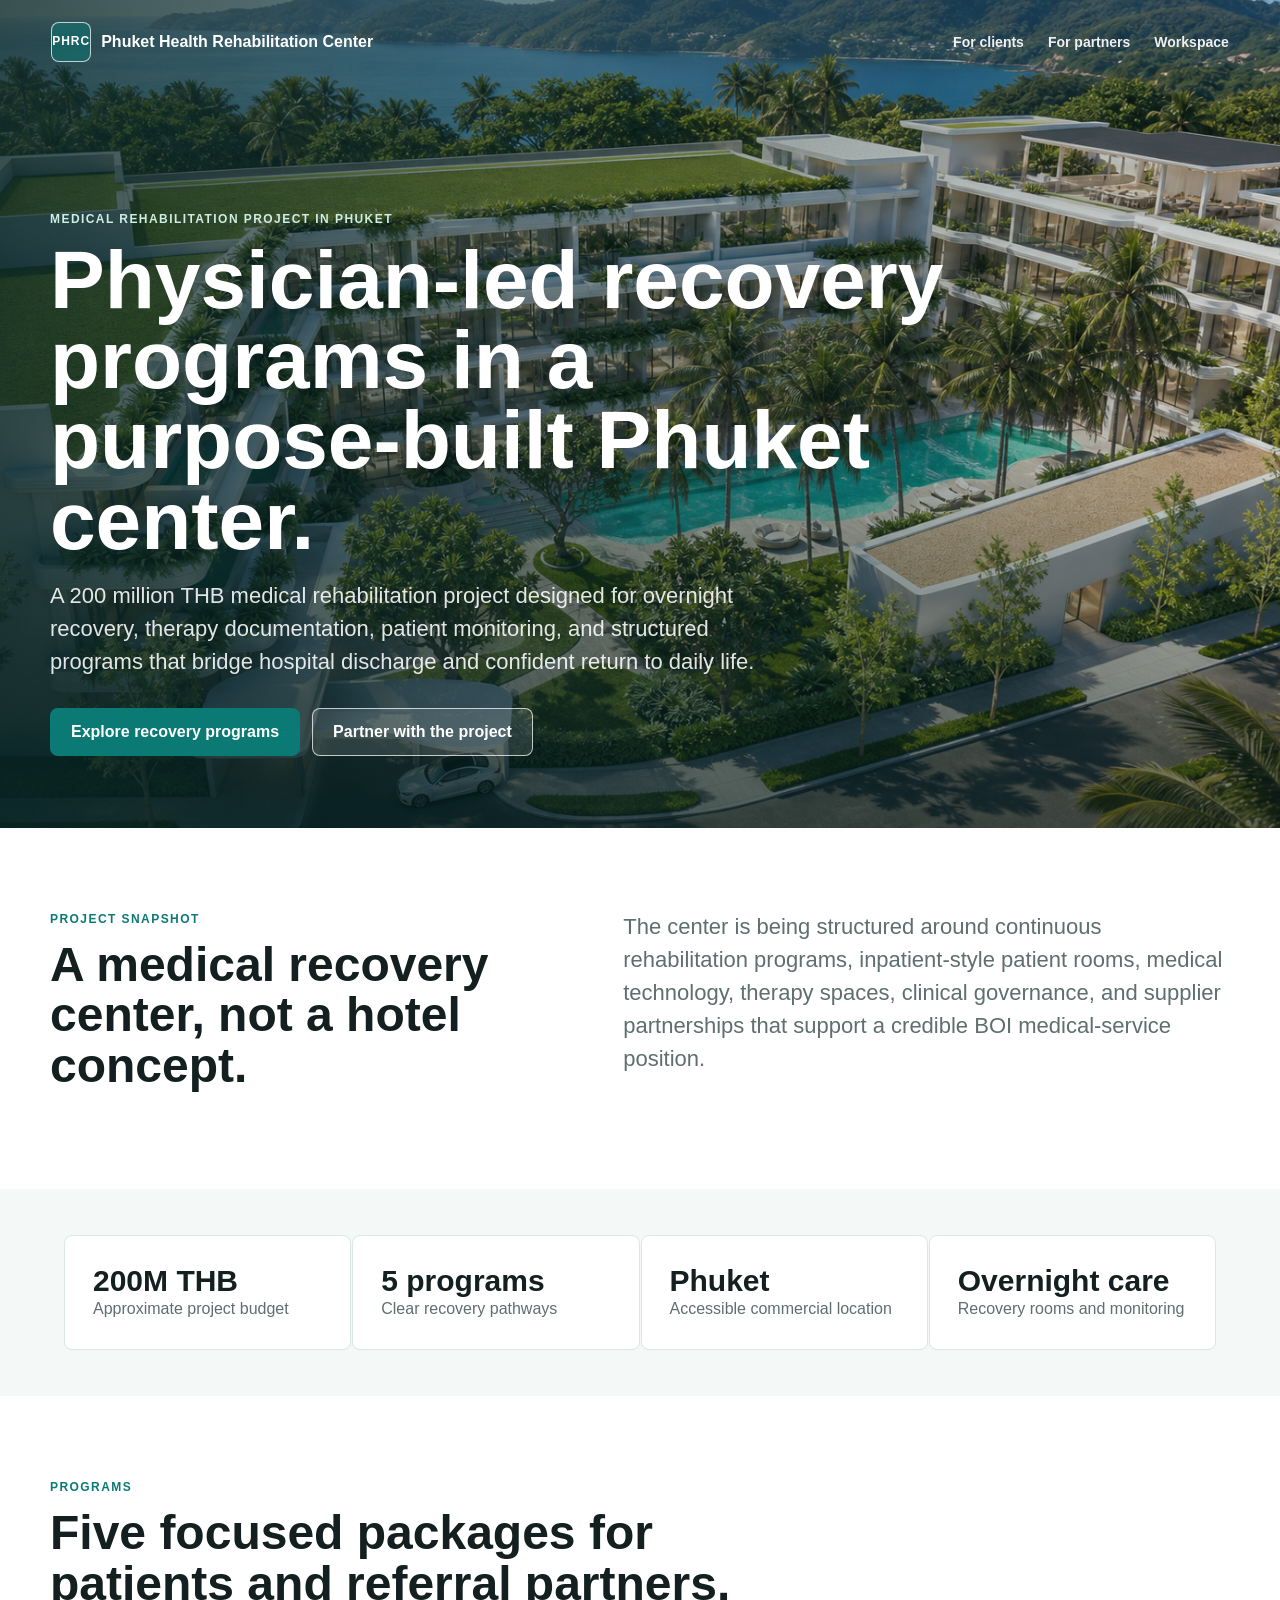
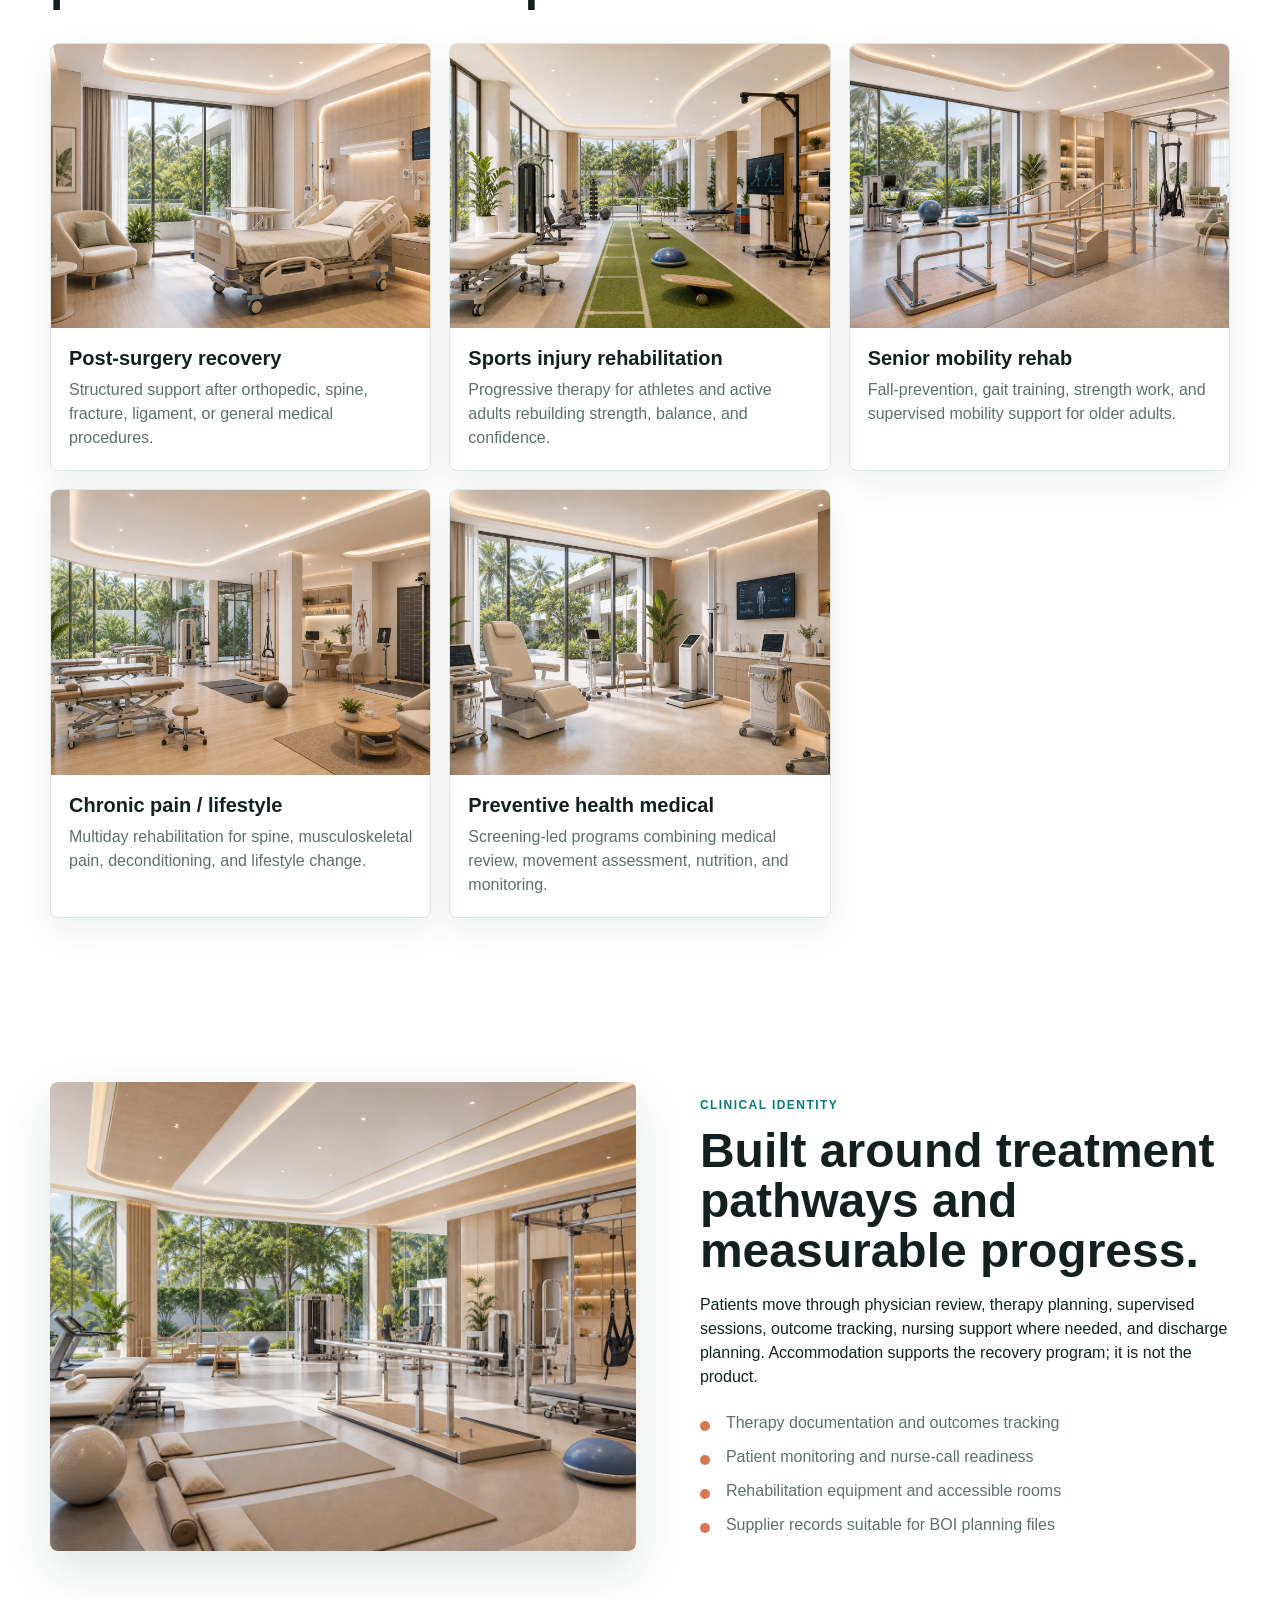
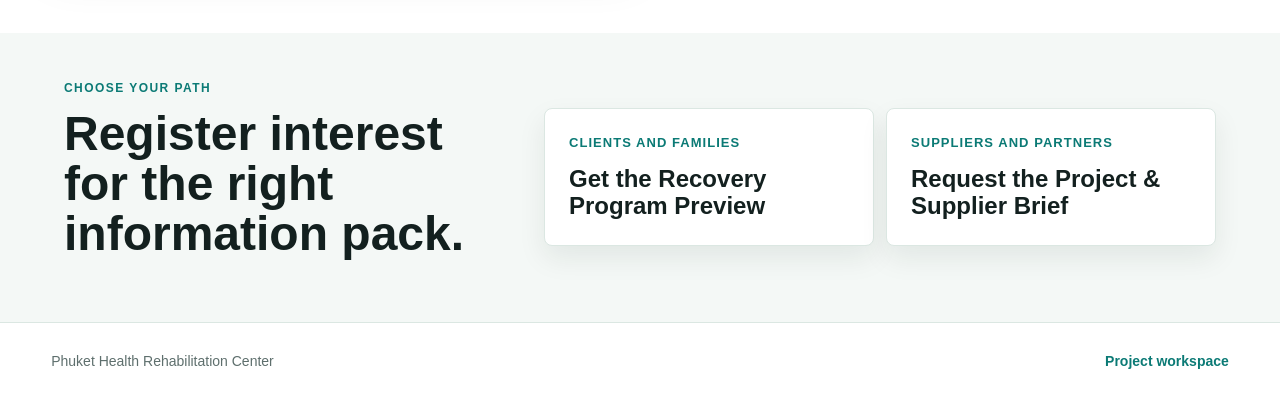
<file: landing/index.html>
<!doctype html>
<html lang="en">
<head>
  <meta charset="utf-8">
  <meta name="viewport" content="width=device-width, initial-scale=1">
  <title>Phuket Health Rehabilitation Center</title>
  <meta name="description" content="A physician-led medical rehabilitation center project in Phuket for post-surgery recovery, sports injury rehab, senior mobility, chronic pain, and preventive health programs.">
  <link rel="icon" href="data:image/svg+xml,%3Csvg xmlns='http://www.w3.org/2000/svg' viewBox='0 0 32 32'%3E%3Crect width='32' height='32' rx='6' fill='%230b7a75'/%3E%3Ctext x='16' y='22' font-family='Arial,sans-serif' font-size='17' font-weight='700' text-anchor='middle' fill='white'%3EP%3C/text%3E%3C/svg%3E">
  <link rel="stylesheet" href="assets/landing.css">
</head>
<body>
  <header class="site-header">
    <a class="brand" href="./" aria-label="Phuket Health Rehabilitation Center home">
      <span class="brand-mark">PHRC</span>
      <span>Phuket Health Rehabilitation Center</span>
    </a>
    <nav class="site-nav" aria-label="Primary navigation">
      <a href="clients.html">For clients</a>
      <a href="partners.html">For partners</a>
      <a href="../">Workspace</a>
    </nav>
  </header>

  <main>
    <section class="hero hero-home">
      <div class="hero-shade"></div>
      <div class="hero-content">
        <p class="eyebrow">Medical rehabilitation project in Phuket</p>
        <h1>Physician-led recovery programs in a purpose-built Phuket center.</h1>
        <p class="hero-copy">A 200 million THB medical rehabilitation project designed for overnight recovery, therapy documentation, patient monitoring, and structured programs that bridge hospital discharge and confident return to daily life.</p>
        <div class="hero-actions">
          <a class="button primary" href="clients.html">Explore recovery programs</a>
          <a class="button secondary" href="partners.html">Partner with the project</a>
        </div>
      </div>
    </section>

    <section class="section split">
      <div>
        <p class="section-kicker">Project snapshot</p>
        <h2>A medical recovery center, not a hotel concept.</h2>
      </div>
      <div class="lead-text">
        <p>The center is being structured around continuous rehabilitation programs, inpatient-style patient rooms, medical technology, therapy spaces, clinical governance, and supplier partnerships that support a credible BOI medical-service position.</p>
      </div>
    </section>

    <section class="section stats-band" aria-label="Project highlights">
      <div>
        <strong>200M THB</strong>
        <span>Approximate project budget</span>
      </div>
      <div>
        <strong>5 programs</strong>
        <span>Clear recovery pathways</span>
      </div>
      <div>
        <strong>Phuket</strong>
        <span>Accessible commercial location</span>
      </div>
      <div>
        <strong>Overnight care</strong>
        <span>Recovery rooms and monitoring</span>
      </div>
    </section>

    <section class="section">
      <div class="section-heading">
        <p class="section-kicker">Programs</p>
        <h2>Five focused packages for patients and referral partners.</h2>
      </div>
      <div class="program-grid">
        <article class="program-card">
          <img src="assets/landing-images/recovery-room.png" alt="Premium post-surgery recovery room">
          <h3>Post-surgery recovery</h3>
          <p>Structured support after orthopedic, spine, fracture, ligament, or general medical procedures.</p>
        </article>
        <article class="program-card">
          <img src="assets/landing-images/sports-rehab.png" alt="Sports injury rehabilitation area">
          <h3>Sports injury rehabilitation</h3>
          <p>Progressive therapy for athletes and active adults rebuilding strength, balance, and confidence.</p>
        </article>
        <article class="program-card">
          <img src="assets/landing-images/senior-mobility.png" alt="Senior mobility rehabilitation room">
          <h3>Senior mobility rehab</h3>
          <p>Fall-prevention, gait training, strength work, and supervised mobility support for older adults.</p>
        </article>
        <article class="program-card">
          <img src="assets/landing-images/chronic-pain-therapy.png" alt="Chronic pain therapy space">
          <h3>Chronic pain / lifestyle</h3>
          <p>Multiday rehabilitation for spine, musculoskeletal pain, deconditioning, and lifestyle change.</p>
        </article>
        <article class="program-card">
          <img src="assets/landing-images/preventive-screening.png" alt="Preventive health screening room">
          <h3>Preventive health medical</h3>
          <p>Screening-led programs combining medical review, movement assessment, nutrition, and monitoring.</p>
        </article>
      </div>
    </section>

    <section class="section visual-feature">
      <img src="assets/landing-images/physiotherapy-gym.png" alt="Premium physiotherapy gym">
      <div>
        <p class="section-kicker">Clinical identity</p>
        <h2>Built around treatment pathways and measurable progress.</h2>
        <p>Patients move through physician review, therapy planning, supervised sessions, outcome tracking, nursing support where needed, and discharge planning. Accommodation supports the recovery program; it is not the product.</p>
        <ul class="check-list">
          <li>Therapy documentation and outcomes tracking</li>
          <li>Patient monitoring and nurse-call readiness</li>
          <li>Rehabilitation equipment and accessible rooms</li>
          <li>Supplier records suitable for BOI planning files</li>
        </ul>
      </div>
    </section>

    <section class="section cta-band">
      <div>
        <p class="section-kicker">Choose your path</p>
        <h2>Register interest for the right information pack.</h2>
      </div>
      <div class="cta-grid">
        <a class="path-card" href="clients.html">
          <span>Clients and families</span>
          <strong>Get the Recovery Program Preview</strong>
        </a>
        <a class="path-card" href="partners.html">
          <span>Suppliers and partners</span>
          <strong>Request the Project & Supplier Brief</strong>
        </a>
      </div>
    </section>
  </main>

  <footer class="site-footer">
    <span>Phuket Health Rehabilitation Center</span>
    <a href="../">Project workspace</a>
  </footer>
</body>
</html>
</file>
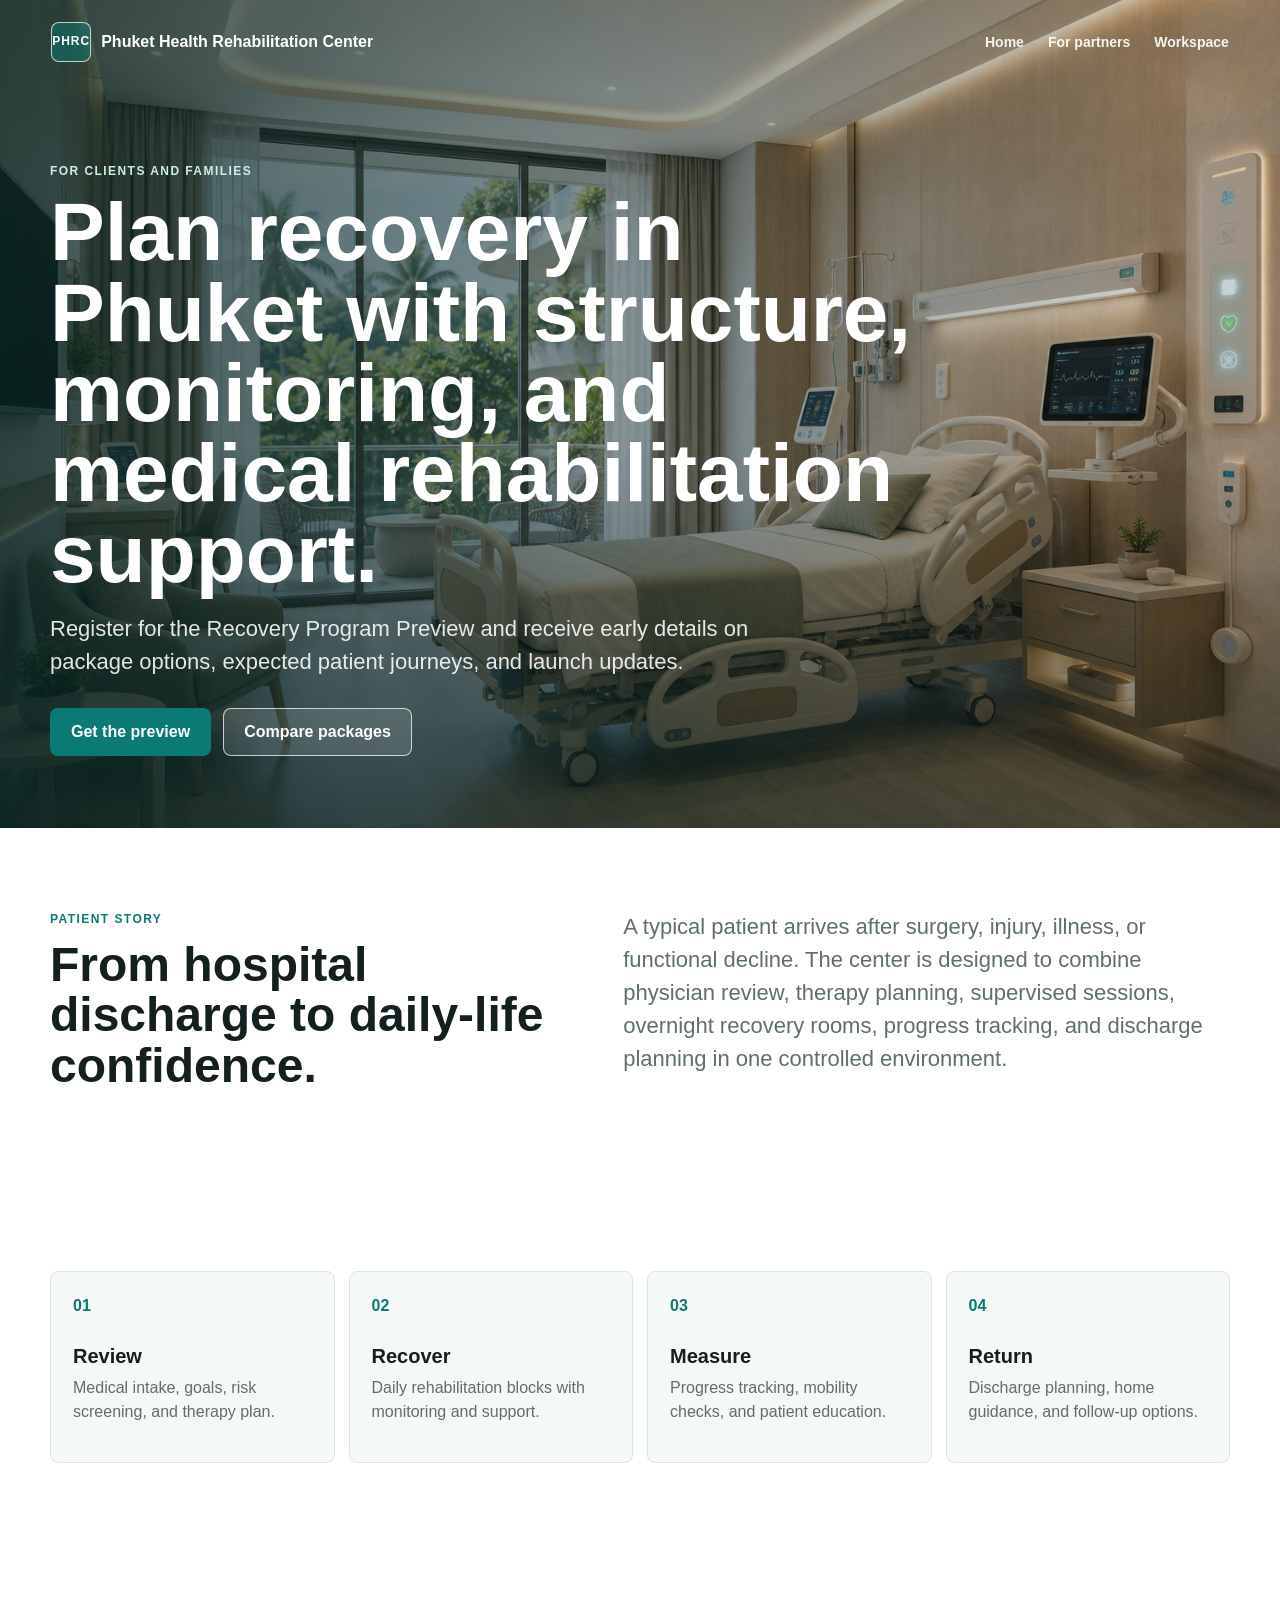
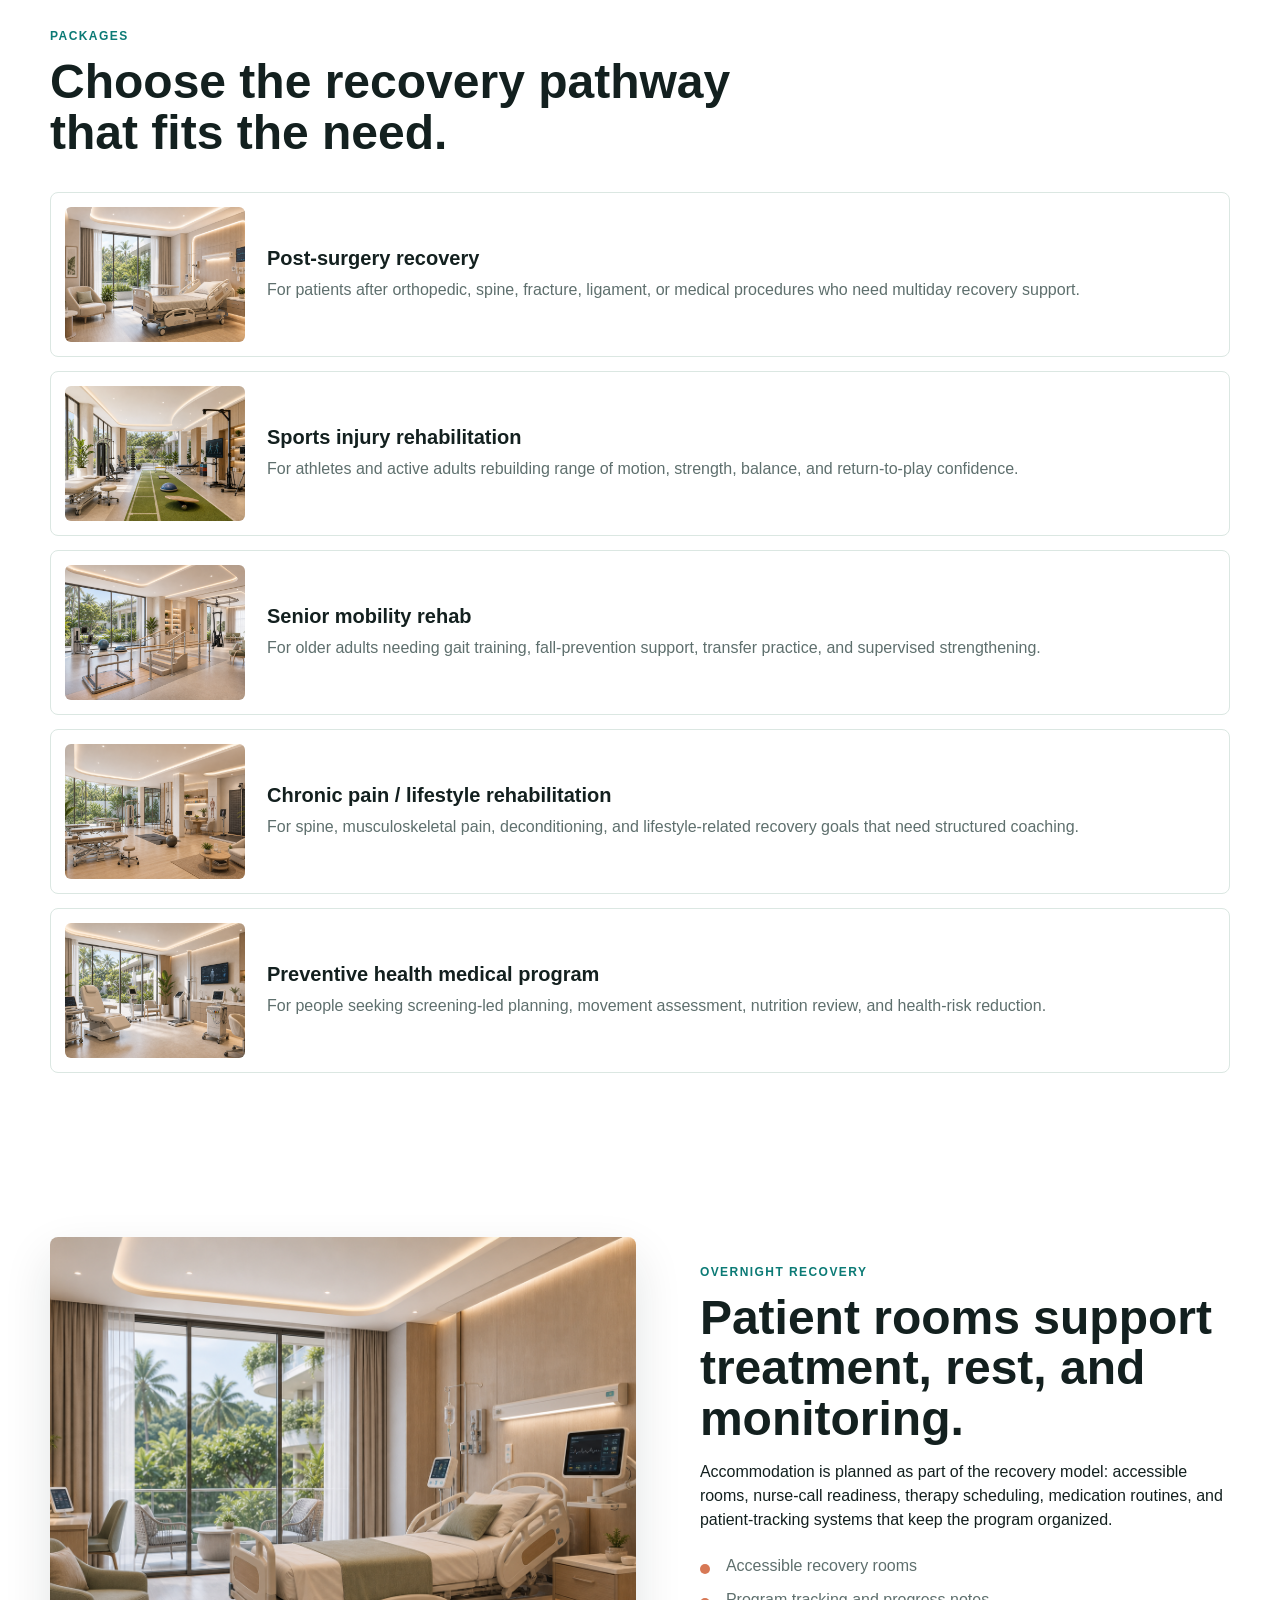
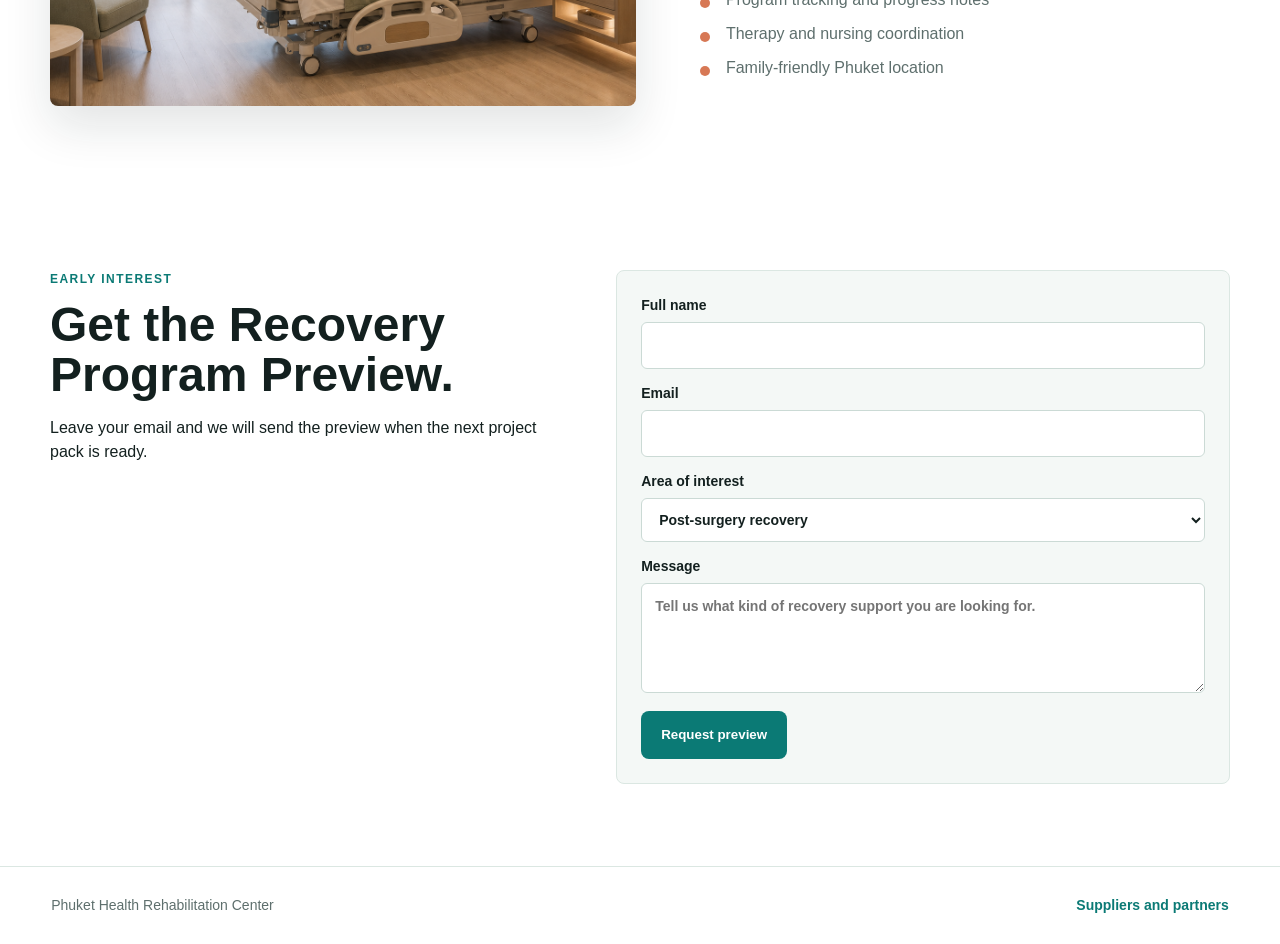
<file: landing/clients.html>
<!doctype html>
<html lang="en">
<head>
  <meta charset="utf-8">
  <meta name="viewport" content="width=device-width, initial-scale=1">
  <title>Recovery Programs | Phuket Health Rehabilitation Center</title>
  <meta name="description" content="Register interest in structured medical rehabilitation programs in Phuket.">
  <link rel="stylesheet" href="assets/landing.css">
</head>
<body>
  <header class="site-header">
    <a class="brand" href="./" aria-label="Phuket Health Rehabilitation Center home">
      <span class="brand-mark">PHRC</span>
      <span>Phuket Health Rehabilitation Center</span>
    </a>
    <nav class="site-nav" aria-label="Primary navigation">
      <a href="./">Home</a>
      <a href="partners.html">For partners</a>
      <a href="../">Workspace</a>
    </nav>
  </header>

  <main>
    <section class="hero hero-clients">
      <div class="hero-shade"></div>
      <div class="hero-content">
        <p class="eyebrow">For clients and families</p>
        <h1>Plan recovery in Phuket with structure, monitoring, and medical rehabilitation support.</h1>
        <p class="hero-copy">Register for the Recovery Program Preview and receive early details on package options, expected patient journeys, and launch updates.</p>
        <div class="hero-actions">
          <a class="button primary" href="#interest">Get the preview</a>
          <a class="button secondary" href="#packages">Compare packages</a>
        </div>
      </div>
    </section>

    <section class="section split">
      <div>
        <p class="section-kicker">Patient story</p>
        <h2>From hospital discharge to daily-life confidence.</h2>
      </div>
      <div class="lead-text">
        <p>A typical patient arrives after surgery, injury, illness, or functional decline. The center is designed to combine physician review, therapy planning, supervised sessions, overnight recovery rooms, progress tracking, and discharge planning in one controlled environment.</p>
      </div>
    </section>

    <section class="section journey">
      <div class="journey-step">
        <span>01</span>
        <h3>Review</h3>
        <p>Medical intake, goals, risk screening, and therapy plan.</p>
      </div>
      <div class="journey-step">
        <span>02</span>
        <h3>Recover</h3>
        <p>Daily rehabilitation blocks with monitoring and support.</p>
      </div>
      <div class="journey-step">
        <span>03</span>
        <h3>Measure</h3>
        <p>Progress tracking, mobility checks, and patient education.</p>
      </div>
      <div class="journey-step">
        <span>04</span>
        <h3>Return</h3>
        <p>Discharge planning, home guidance, and follow-up options.</p>
      </div>
    </section>

    <section class="section" id="packages">
      <div class="section-heading">
        <p class="section-kicker">Packages</p>
        <h2>Choose the recovery pathway that fits the need.</h2>
      </div>
      <div class="package-list">
        <article>
          <img src="assets/landing-images/recovery-room.png" alt="Post-surgery recovery room">
          <div>
            <h3>Post-surgery recovery</h3>
            <p>For patients after orthopedic, spine, fracture, ligament, or medical procedures who need multiday recovery support.</p>
          </div>
        </article>
        <article>
          <img src="assets/landing-images/sports-rehab.png" alt="Sports injury rehabilitation room">
          <div>
            <h3>Sports injury rehabilitation</h3>
            <p>For athletes and active adults rebuilding range of motion, strength, balance, and return-to-play confidence.</p>
          </div>
        </article>
        <article>
          <img src="assets/landing-images/senior-mobility.png" alt="Senior mobility training room">
          <div>
            <h3>Senior mobility rehab</h3>
            <p>For older adults needing gait training, fall-prevention support, transfer practice, and supervised strengthening.</p>
          </div>
        </article>
        <article>
          <img src="assets/landing-images/chronic-pain-therapy.png" alt="Chronic pain rehabilitation space">
          <div>
            <h3>Chronic pain / lifestyle rehabilitation</h3>
            <p>For spine, musculoskeletal pain, deconditioning, and lifestyle-related recovery goals that need structured coaching.</p>
          </div>
        </article>
        <article>
          <img src="assets/landing-images/preventive-screening.png" alt="Preventive health screening room">
          <div>
            <h3>Preventive health medical program</h3>
            <p>For people seeking screening-led planning, movement assessment, nutrition review, and health-risk reduction.</p>
          </div>
        </article>
      </div>
    </section>

    <section class="section visual-feature">
      <img src="assets/landing-images/accommodation-tracking.png" alt="Patient room with monitoring technology">
      <div>
        <p class="section-kicker">Overnight recovery</p>
        <h2>Patient rooms support treatment, rest, and monitoring.</h2>
        <p>Accommodation is planned as part of the recovery model: accessible rooms, nurse-call readiness, therapy scheduling, medication routines, and patient-tracking systems that keep the program organized.</p>
        <ul class="check-list">
          <li>Accessible recovery rooms</li>
          <li>Program tracking and progress notes</li>
          <li>Therapy and nursing coordination</li>
          <li>Family-friendly Phuket location</li>
        </ul>
      </div>
    </section>

    <section class="section form-section" id="interest">
      <div>
        <p class="section-kicker">Early interest</p>
        <h2>Get the Recovery Program Preview.</h2>
        <p>Leave your email and we will send the preview when the next project pack is ready.</p>
      </div>
      <form class="lead-form" action="https://formspree.io/f/YOUR_CLIENT_FORM_ID" method="POST">
        <input type="hidden" name="audience" value="client">
        <input type="hidden" name="_subject" value="Client interest - Phuket Health Rehabilitation Center">
        <label>
          Full name
          <input name="name" autocomplete="name" required>
        </label>
        <label>
          Email
          <input type="email" name="email" autocomplete="email" required>
        </label>
        <label>
          Area of interest
          <select name="interest">
            <option>Post-surgery recovery</option>
            <option>Sports injury rehabilitation</option>
            <option>Senior mobility rehab</option>
            <option>Chronic pain / lifestyle program</option>
            <option>Preventive health medical program</option>
            <option>General project updates</option>
          </select>
        </label>
        <label>
          Message
          <textarea name="message" rows="4" placeholder="Tell us what kind of recovery support you are looking for."></textarea>
        </label>
        <button class="button primary" type="submit">Request preview</button>
      </form>
    </section>
  </main>

  <footer class="site-footer">
    <span>Phuket Health Rehabilitation Center</span>
    <a href="partners.html">Suppliers and partners</a>
  </footer>
</body>
</html>
</file>
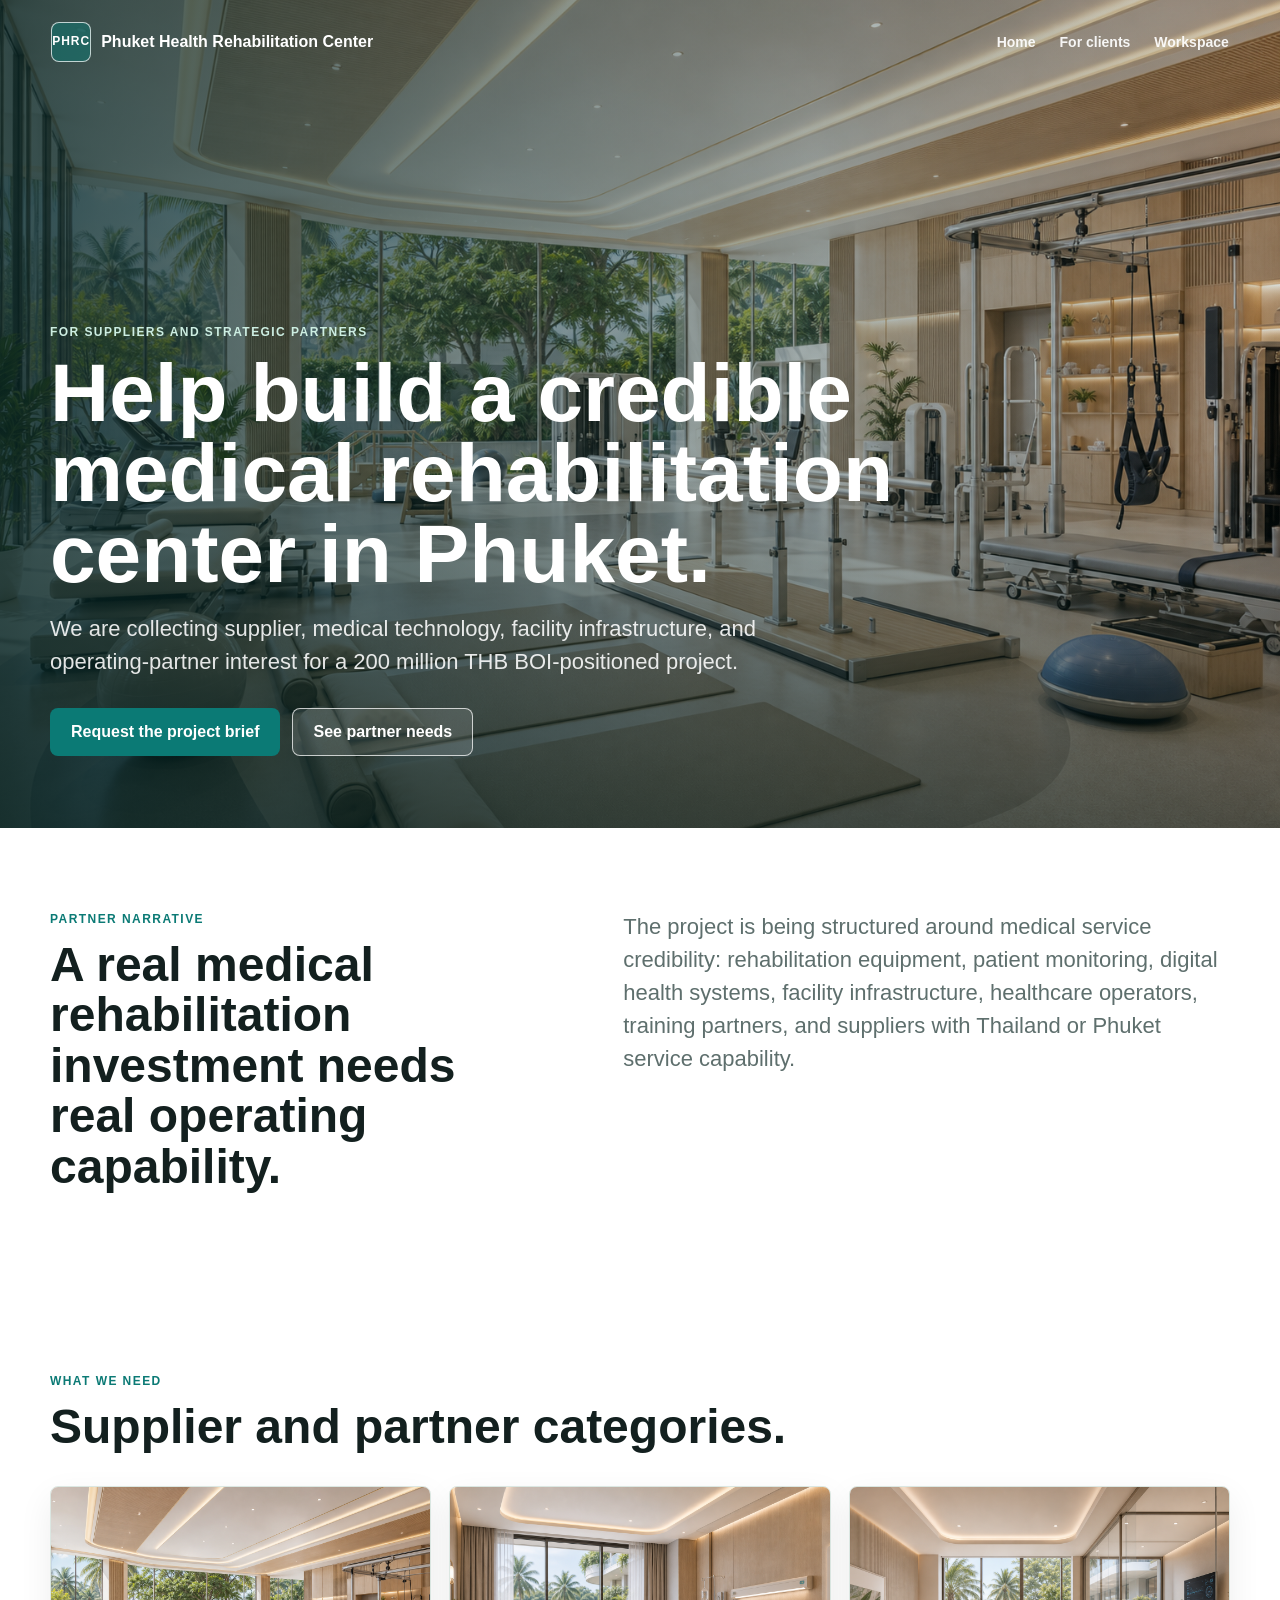
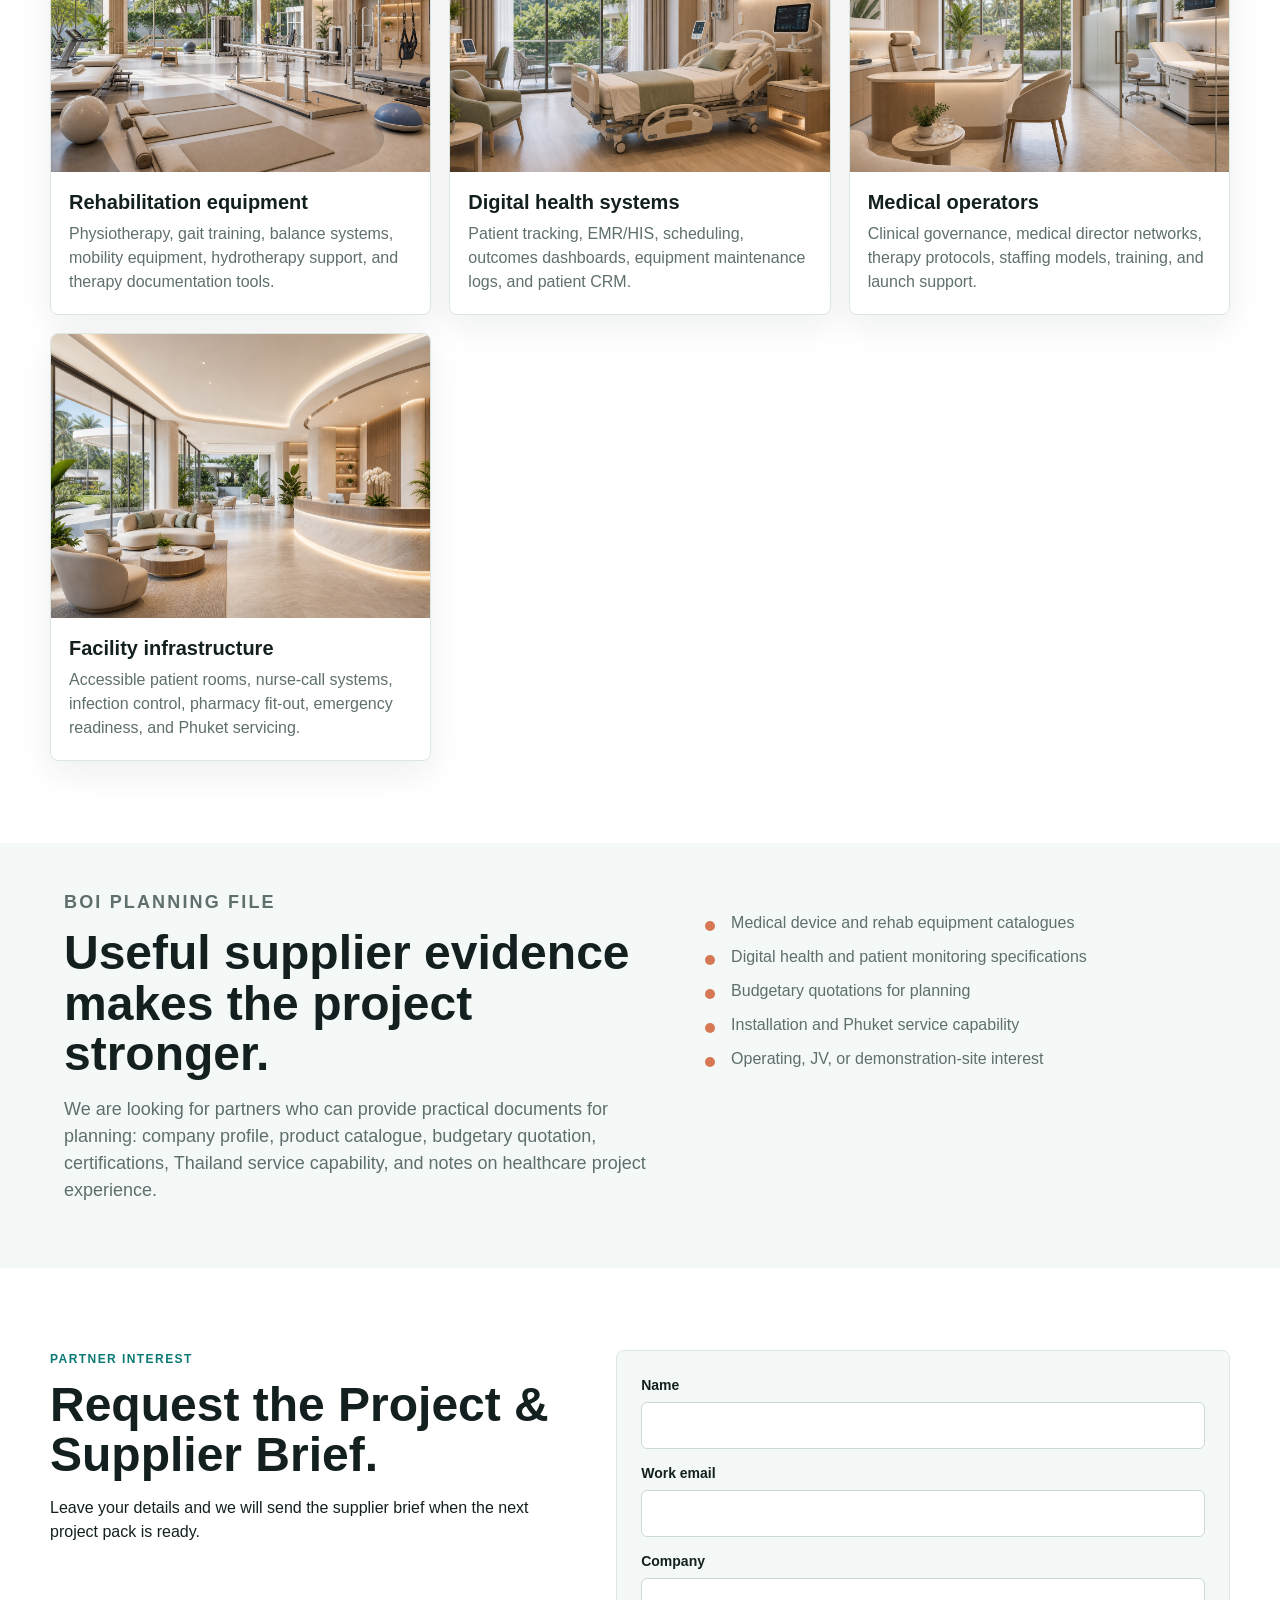
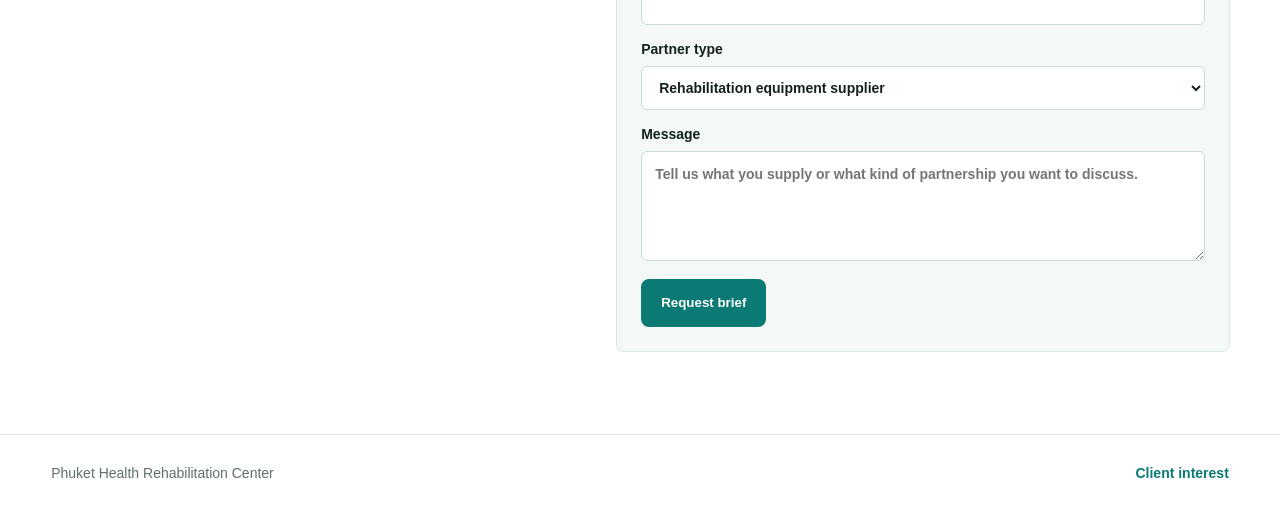
<file: landing/partners.html>
<!doctype html>
<html lang="en">
<head>
  <meta charset="utf-8">
  <meta name="viewport" content="width=device-width, initial-scale=1">
  <title>Partners & Suppliers | Phuket Health Rehabilitation Center</title>
  <meta name="description" content="Register interest as a supplier, operator, technology vendor, or strategic partner for a Phuket medical rehabilitation center project.">
  <link rel="stylesheet" href="assets/landing.css">
</head>
<body>
  <header class="site-header">
    <a class="brand" href="./" aria-label="Phuket Health Rehabilitation Center home">
      <span class="brand-mark">PHRC</span>
      <span>Phuket Health Rehabilitation Center</span>
    </a>
    <nav class="site-nav" aria-label="Primary navigation">
      <a href="./">Home</a>
      <a href="clients.html">For clients</a>
      <a href="../">Workspace</a>
    </nav>
  </header>

  <main>
    <section class="hero hero-partners">
      <div class="hero-shade"></div>
      <div class="hero-content">
        <p class="eyebrow">For suppliers and strategic partners</p>
        <h1>Help build a credible medical rehabilitation center in Phuket.</h1>
        <p class="hero-copy">We are collecting supplier, medical technology, facility infrastructure, and operating-partner interest for a 200 million THB BOI-positioned project.</p>
        <div class="hero-actions">
          <a class="button primary" href="#supplier-interest">Request the project brief</a>
          <a class="button secondary" href="#needs">See partner needs</a>
        </div>
      </div>
    </section>

    <section class="section split">
      <div>
        <p class="section-kicker">Partner narrative</p>
        <h2>A real medical rehabilitation investment needs real operating capability.</h2>
      </div>
      <div class="lead-text">
        <p>The project is being structured around medical service credibility: rehabilitation equipment, patient monitoring, digital health systems, facility infrastructure, healthcare operators, training partners, and suppliers with Thailand or Phuket service capability.</p>
      </div>
    </section>

    <section class="section" id="needs">
      <div class="section-heading">
        <p class="section-kicker">What we need</p>
        <h2>Supplier and partner categories.</h2>
      </div>
      <div class="need-grid">
        <article>
          <img src="assets/landing-images/physiotherapy-gym.png" alt="Rehabilitation equipment area">
          <h3>Rehabilitation equipment</h3>
          <p>Physiotherapy, gait training, balance systems, mobility equipment, hydrotherapy support, and therapy documentation tools.</p>
        </article>
        <article>
          <img src="assets/landing-images/accommodation-tracking.png" alt="Patient monitoring technology">
          <h3>Digital health systems</h3>
          <p>Patient tracking, EMR/HIS, scheduling, outcomes dashboards, equipment maintenance logs, and patient CRM.</p>
        </article>
        <article>
          <img src="assets/landing-images/consultation-room.png" alt="Medical consultation room">
          <h3>Medical operators</h3>
          <p>Clinical governance, medical director networks, therapy protocols, staffing models, training, and launch support.</p>
        </article>
        <article>
          <img src="assets/landing-images/reception-lobby.png" alt="Healthcare facility lobby">
          <h3>Facility infrastructure</h3>
          <p>Accessible patient rooms, nurse-call systems, infection control, pharmacy fit-out, emergency readiness, and Phuket servicing.</p>
        </article>
      </div>
    </section>

    <section class="section supplier-proof">
      <div>
        <p class="section-kicker">BOI planning file</p>
        <h2>Useful supplier evidence makes the project stronger.</h2>
        <p>We are looking for partners who can provide practical documents for planning: company profile, product catalogue, budgetary quotation, certifications, Thailand service capability, and notes on healthcare project experience.</p>
      </div>
      <ul class="evidence-list">
        <li>Medical device and rehab equipment catalogues</li>
        <li>Digital health and patient monitoring specifications</li>
        <li>Budgetary quotations for planning</li>
        <li>Installation and Phuket service capability</li>
        <li>Operating, JV, or demonstration-site interest</li>
      </ul>
    </section>

    <section class="section form-section" id="supplier-interest">
      <div>
        <p class="section-kicker">Partner interest</p>
        <h2>Request the Project & Supplier Brief.</h2>
        <p>Leave your details and we will send the supplier brief when the next project pack is ready.</p>
      </div>
      <form class="lead-form" action="https://formspree.io/f/YOUR_PARTNER_FORM_ID" method="POST">
        <input type="hidden" name="audience" value="partner">
        <input type="hidden" name="_subject" value="Partner interest - Phuket Health Rehabilitation Center">
        <label>
          Name
          <input name="name" autocomplete="name" required>
        </label>
        <label>
          Work email
          <input type="email" name="email" autocomplete="email" required>
        </label>
        <label>
          Company
          <input name="company" autocomplete="organization">
        </label>
        <label>
          Partner type
          <select name="partner_type">
            <option>Rehabilitation equipment supplier</option>
            <option>Medical technology vendor</option>
            <option>Digital health / software provider</option>
            <option>Facility infrastructure supplier</option>
            <option>Medical operator / JV partner</option>
            <option>Other strategic partner</option>
          </select>
        </label>
        <label>
          Message
          <textarea name="message" rows="4" placeholder="Tell us what you supply or what kind of partnership you want to discuss."></textarea>
        </label>
        <button class="button primary" type="submit">Request brief</button>
      </form>
    </section>
  </main>

  <footer class="site-footer">
    <span>Phuket Health Rehabilitation Center</span>
    <a href="clients.html">Client interest</a>
  </footer>
</body>
</html>
</file>
<file: landing/assets/landing.css>
:root {
  --ink: #13201f;
  --muted: #5e6f6d;
  --soft: #f4f8f6;
  --panel: #ffffff;
  --line: #dbe7e2;
  --teal: #0b7a75;
  --teal-dark: #075c59;
  --mint: #cdeee2;
  --blue: #2a71b8;
  --coral: #d77855;
  --gold: #c69c54;
  --shadow: 0 20px 48px rgba(19, 32, 31, 0.12);
  --max: 1180px;
}

* { box-sizing: border-box; }

html {
  scroll-behavior: smooth;
}

body {
  margin: 0;
  color: var(--ink);
  background: #ffffff;
  font-family: -apple-system, BlinkMacSystemFont, "Segoe UI", Arial, sans-serif;
  line-height: 1.5;
}

img {
  display: block;
  max-width: 100%;
  height: auto;
}

a {
  color: inherit;
}

.site-header {
  position: absolute;
  z-index: 10;
  top: 0;
  left: 0;
  right: 0;
  display: flex;
  align-items: center;
  justify-content: space-between;
  gap: 24px;
  padding: 22px clamp(18px, 4vw, 56px);
  color: #ffffff;
}

.brand {
  display: inline-flex;
  align-items: center;
  gap: 10px;
  text-decoration: none;
  font-weight: 700;
  line-height: 1.15;
}

.brand-mark {
  display: inline-grid;
  place-items: center;
  width: 40px;
  height: 40px;
  border: 1px solid rgba(255, 255, 255, 0.72);
  border-radius: 8px;
  background: rgba(11, 122, 117, 0.5);
  font-size: 12px;
  letter-spacing: 0.08em;
}

.site-nav {
  display: flex;
  align-items: center;
  gap: clamp(12px, 2vw, 24px);
  font-size: 14px;
  font-weight: 650;
}

.site-nav a {
  text-decoration: none;
  opacity: 0.92;
}

.site-nav a:hover {
  opacity: 1;
}

.hero {
  min-height: 92vh;
  position: relative;
  display: grid;
  align-items: end;
  background-position: center;
  background-size: cover;
  overflow: hidden;
}

.hero-home {
  background-image: url("landing-images/exterior-campus.png");
}

.hero-clients {
  background-image: url("landing-images/accommodation-tracking.png");
}

.hero-partners {
  background-image: url("landing-images/physiotherapy-gym.png");
}

.hero-shade {
  position: absolute;
  inset: 0;
  background:
    linear-gradient(90deg, rgba(7, 38, 37, 0.78), rgba(7, 38, 37, 0.42) 48%, rgba(7, 38, 37, 0.12)),
    linear-gradient(0deg, rgba(5, 22, 22, 0.52), rgba(5, 22, 22, 0.04) 45%);
}

.hero-content {
  position: relative;
  z-index: 1;
  width: min(var(--max), calc(100% - 36px));
  margin: 0 auto;
  padding: 160px 0 72px;
  color: #ffffff;
}

.eyebrow,
.section-kicker {
  margin: 0 0 12px;
  color: var(--mint);
  font-size: 12px;
  font-weight: 800;
  letter-spacing: 0.12em;
  text-transform: uppercase;
}

.section-kicker {
  color: var(--teal);
}

h1,
h2,
h3,
p {
  margin-top: 0;
}

h1 {
  max-width: 900px;
  margin-bottom: 18px;
  font-size: clamp(42px, 7vw, 82px);
  line-height: 0.98;
  letter-spacing: 0;
}

h2 {
  margin-bottom: 16px;
  font-size: clamp(30px, 4vw, 48px);
  line-height: 1.05;
  letter-spacing: 0;
}

h3 {
  margin-bottom: 8px;
  font-size: 20px;
  line-height: 1.2;
}

.hero-copy {
  max-width: 720px;
  margin-bottom: 30px;
  color: rgba(255, 255, 255, 0.88);
  font-size: clamp(18px, 2vw, 22px);
}

.hero-actions,
.cta-grid {
  display: flex;
  flex-wrap: wrap;
  gap: 12px;
}

.button {
  display: inline-flex;
  align-items: center;
  justify-content: center;
  min-height: 48px;
  padding: 0 20px;
  border: 1px solid transparent;
  border-radius: 8px;
  font-weight: 750;
  text-decoration: none;
  cursor: pointer;
}

.button.primary {
  background: var(--teal);
  color: #ffffff;
}

.button.primary:hover {
  background: var(--teal-dark);
}

.button.secondary {
  border-color: rgba(255, 255, 255, 0.72);
  color: #ffffff;
  background: rgba(255, 255, 255, 0.12);
}

.section {
  width: min(var(--max), calc(100% - 36px));
  margin: 0 auto;
  padding: 82px 0;
}

.split {
  display: grid;
  grid-template-columns: minmax(240px, 0.9fr) minmax(300px, 1.1fr);
  gap: clamp(32px, 6vw, 92px);
  align-items: start;
}

.lead-text {
  color: var(--muted);
  font-size: clamp(18px, 2vw, 22px);
}

.stats-band,
.cta-band,
.supplier-proof {
  width: 100%;
  max-width: none;
  padding: 46px clamp(18px, 5vw, 72px);
  background: var(--soft);
}

.stats-band {
  display: grid;
  grid-template-columns: repeat(4, minmax(0, 1fr));
  gap: 1px;
}

.stats-band div {
  padding: 28px;
  background: #ffffff;
  border: 1px solid var(--line);
  border-radius: 8px;
}

.stats-band strong {
  display: block;
  font-size: 30px;
  line-height: 1.1;
}

.stats-band span {
  color: var(--muted);
}

.section-heading {
  max-width: 760px;
  margin-bottom: 34px;
}

.program-grid,
.need-grid {
  display: grid;
  grid-template-columns: repeat(3, minmax(0, 1fr));
  gap: 18px;
}

.program-card,
.need-grid article {
  overflow: hidden;
  min-width: 0;
  border: 1px solid var(--line);
  border-radius: 8px;
  background: var(--panel);
  box-shadow: 0 12px 34px rgba(19, 32, 31, 0.07);
}

.program-card img,
.need-grid img {
  width: 100%;
  aspect-ratio: 4 / 3;
  object-fit: cover;
}

.program-card h3,
.program-card p,
.need-grid h3,
.need-grid p {
  padding-left: 18px;
  padding-right: 18px;
}

.program-card h3,
.need-grid h3 {
  margin-top: 18px;
}

.program-card p,
.need-grid p {
  color: var(--muted);
  margin-bottom: 20px;
}

.visual-feature {
  display: grid;
  grid-template-columns: minmax(360px, 1.05fr) minmax(300px, 0.95fr);
  gap: clamp(28px, 5vw, 72px);
  align-items: center;
}

.visual-feature > img {
  width: 100%;
  aspect-ratio: 5 / 4;
  object-fit: cover;
  border-radius: 8px;
  box-shadow: var(--shadow);
}

.check-list,
.evidence-list {
  margin: 22px 0 0;
  padding: 0;
  list-style: none;
  display: grid;
  gap: 10px;
}

.check-list li,
.evidence-list li {
  position: relative;
  padding-left: 26px;
  color: var(--muted);
}

.check-list li::before,
.evidence-list li::before {
  content: "";
  position: absolute;
  left: 0;
  top: 0.62em;
  width: 10px;
  height: 10px;
  border-radius: 50%;
  background: var(--coral);
}

.cta-band {
  display: grid;
  grid-template-columns: minmax(240px, 0.8fr) minmax(300px, 1.2fr);
  gap: 32px;
  align-items: center;
}

.path-card {
  flex: 1 1 260px;
  min-height: 138px;
  padding: 24px;
  border: 1px solid var(--line);
  border-radius: 8px;
  background: #ffffff;
  text-decoration: none;
  box-shadow: 0 12px 28px rgba(19, 32, 31, 0.08);
}

.path-card span {
  display: block;
  color: var(--teal);
  font-size: 13px;
  font-weight: 800;
  letter-spacing: 0.08em;
  text-transform: uppercase;
}

.path-card strong {
  display: block;
  margin-top: 12px;
  font-size: 24px;
  line-height: 1.15;
}

.journey {
  display: grid;
  grid-template-columns: repeat(4, minmax(0, 1fr));
  gap: 14px;
}

.journey-step {
  min-height: 190px;
  padding: 22px;
  border: 1px solid var(--line);
  border-radius: 8px;
  background: var(--soft);
}

.journey-step span {
  display: block;
  margin-bottom: 26px;
  color: var(--teal);
  font-weight: 800;
}

.journey-step p {
  color: var(--muted);
}

.package-list {
  display: grid;
  gap: 14px;
}

.package-list article {
  display: grid;
  grid-template-columns: 180px 1fr;
  gap: 22px;
  align-items: center;
  padding: 14px;
  border: 1px solid var(--line);
  border-radius: 8px;
  background: #ffffff;
}

.package-list img {
  width: 100%;
  aspect-ratio: 4 / 3;
  object-fit: cover;
  border-radius: 6px;
}

.package-list p {
  margin-bottom: 0;
  color: var(--muted);
}

.form-section {
  display: grid;
  grid-template-columns: minmax(280px, 0.9fr) minmax(320px, 1.1fr);
  gap: clamp(28px, 5vw, 72px);
  align-items: start;
}

.lead-form {
  display: grid;
  gap: 14px;
  padding: 24px;
  border: 1px solid var(--line);
  border-radius: 8px;
  background: var(--soft);
}

.lead-form label {
  display: grid;
  gap: 6px;
  color: var(--ink);
  font-size: 14px;
  font-weight: 700;
}

.lead-form input,
.lead-form select,
.lead-form textarea {
  width: 100%;
  border: 1px solid #cbdad5;
  border-radius: 6px;
  padding: 12px 13px;
  color: var(--ink);
  background: #ffffff;
  font: inherit;
}

.lead-form textarea {
  resize: vertical;
}

.lead-form .button {
  width: fit-content;
  margin-top: 4px;
  border: 0;
}

.supplier-proof {
  display: grid;
  grid-template-columns: minmax(300px, 1fr) minmax(280px, 0.85fr);
  gap: 40px;
  align-items: start;
}

.supplier-proof p {
  max-width: 720px;
  color: var(--muted);
  font-size: 18px;
}

.site-footer {
  display: flex;
  justify-content: space-between;
  gap: 18px;
  padding: 28px clamp(18px, 4vw, 56px);
  border-top: 1px solid var(--line);
  color: var(--muted);
  font-size: 14px;
}

.site-footer a {
  color: var(--teal);
  font-weight: 700;
  text-decoration: none;
}

@media (max-width: 900px) {
  .site-header {
    position: absolute;
    align-items: flex-start;
    flex-direction: column;
    gap: 14px;
  }

  .site-nav {
    flex-wrap: wrap;
  }

  .hero {
    min-height: 820px;
  }

  .split,
  .visual-feature,
  .cta-band,
  .form-section,
  .supplier-proof {
    grid-template-columns: 1fr;
  }

  .stats-band,
  .journey {
    grid-template-columns: repeat(2, minmax(0, 1fr));
  }

  .program-grid,
  .need-grid {
    grid-template-columns: repeat(2, minmax(0, 1fr));
  }
}

@media (max-width: 640px) {
  .brand {
    max-width: 300px;
  }

  .hero-content {
    padding-bottom: 48px;
  }

  .section {
    padding: 58px 0;
  }

  .stats-band,
  .journey,
  .program-grid,
  .need-grid {
    grid-template-columns: 1fr;
  }

  .package-list article {
    grid-template-columns: 1fr;
  }

  .site-footer {
    flex-direction: column;
  }
}
</file>
